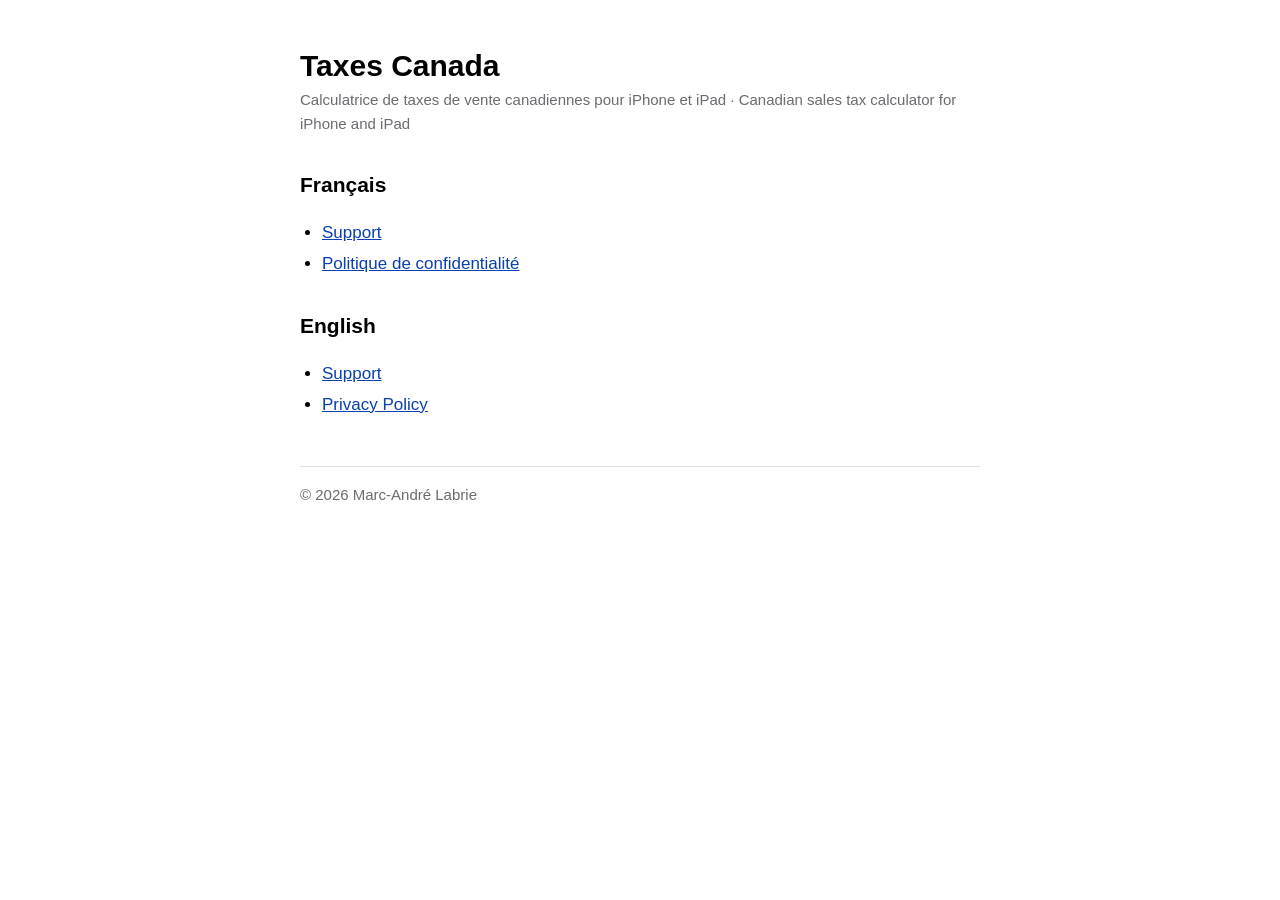
<file: index.html>
<!DOCTYPE html>
<html lang="fr">
<head>
  <meta charset="utf-8">
  <meta name="viewport" content="width=device-width, initial-scale=1">
  <title>Taxes Canada</title>
  <link rel="stylesheet" href="style.css">
</head>
<body>
<main>
  <h1>Taxes Canada</h1>
  <p class="updated">Calculatrice de taxes de vente canadiennes pour iPhone et iPad ·
  <span lang="en">Canadian sales tax calculator for iPhone and iPad</span></p>

  <h2>Français</h2>
  <ul>
    <li><a href="support-fr.html">Support</a></li>
    <li><a href="privacy-fr.html">Politique de confidentialité</a></li>
  </ul>

  <h2 lang="en">English</h2>
  <ul lang="en">
    <li><a href="support-en.html">Support</a></li>
    <li><a href="privacy-en.html">Privacy Policy</a></li>
  </ul>

  <footer>© 2026 Marc-André Labrie</footer>
</main>
</body>
</html>
</file>
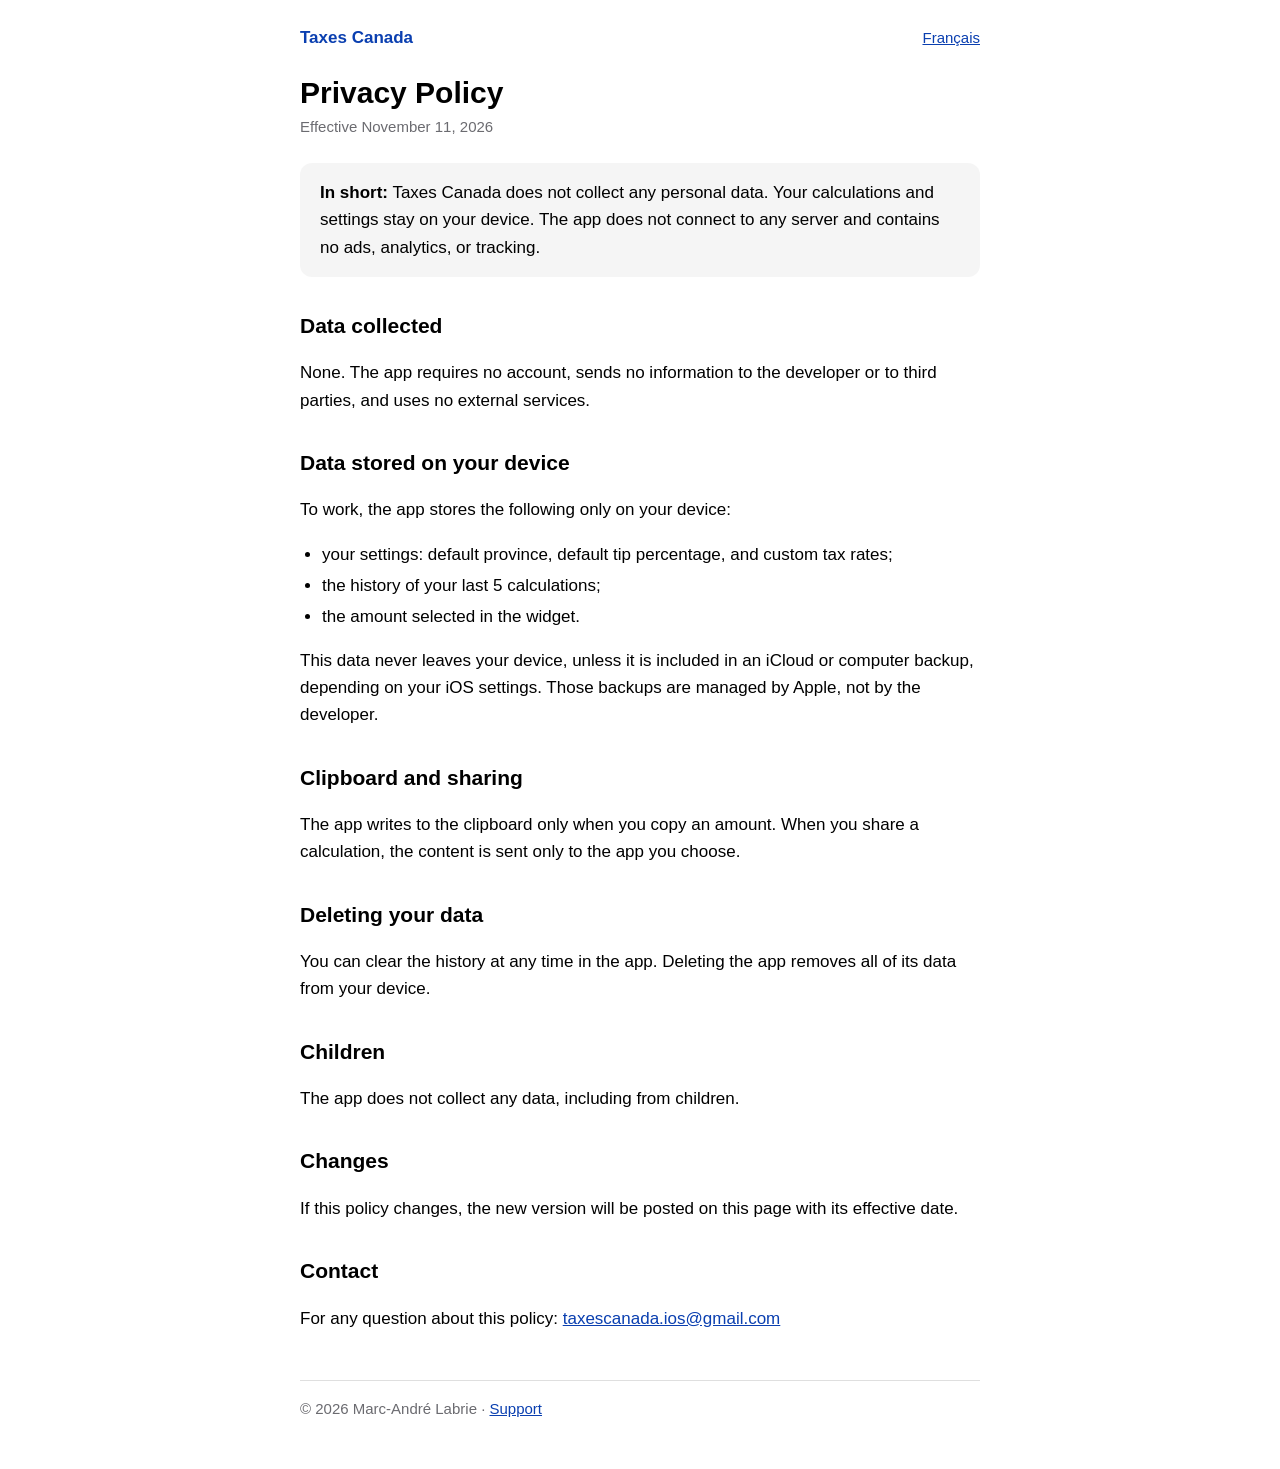
<file: privacy-en.html>
<!DOCTYPE html>
<html lang="en">
<head>
  <meta charset="utf-8">
  <meta name="viewport" content="width=device-width, initial-scale=1">
  <title>Privacy Policy — Taxes Canada</title>
  <link rel="stylesheet" href="style.css">
</head>
<body>
<main>
  <header>
    <a class="brand" href="index.html">Taxes Canada</a>
    <a class="lang" href="privacy-fr.html" hreflang="fr" lang="fr">Français</a>
  </header>

  <h1>Privacy Policy</h1>
  <p class="updated">Effective November 11, 2026</p>

  <div class="summary">
    <strong>In short:</strong> Taxes Canada does not collect any personal data.
    Your calculations and settings stay on your device. The app does not connect to any
    server and contains no ads, analytics, or tracking.
  </div>

  <h2>Data collected</h2>
  <p>None. The app requires no account, sends no information to the developer or to
  third parties, and uses no external services.</p>

  <h2>Data stored on your device</h2>
  <p>To work, the app stores the following only on your device:</p>
  <ul>
    <li>your settings: default province, default tip percentage, and custom tax rates;</li>
    <li>the history of your last 5 calculations;</li>
    <li>the amount selected in the widget.</li>
  </ul>
  <p>This data never leaves your device, unless it is included in an iCloud or computer
  backup, depending on your iOS settings. Those backups are managed by Apple, not by the developer.</p>

  <h2>Clipboard and sharing</h2>
  <p>The app writes to the clipboard only when you copy an amount. When you share a
  calculation, the content is sent only to the app you choose.</p>

  <h2>Deleting your data</h2>
  <p>You can clear the history at any time in the app. Deleting the app removes all of
  its data from your device.</p>

  <h2>Children</h2>
  <p>The app does not collect any data, including from children.</p>

  <h2>Changes</h2>
  <p>If this policy changes, the new version will be posted on this page with its effective date.</p>

  <h2>Contact</h2>
  <p>For any question about this policy:
  <a href="mailto:taxescanada.ios@gmail.com">taxescanada.ios@gmail.com</a></p>

  <footer>
    © 2026 Marc-André Labrie · <a href="support-en.html">Support</a>
  </footer>
</main>
</body>
</html>
</file>
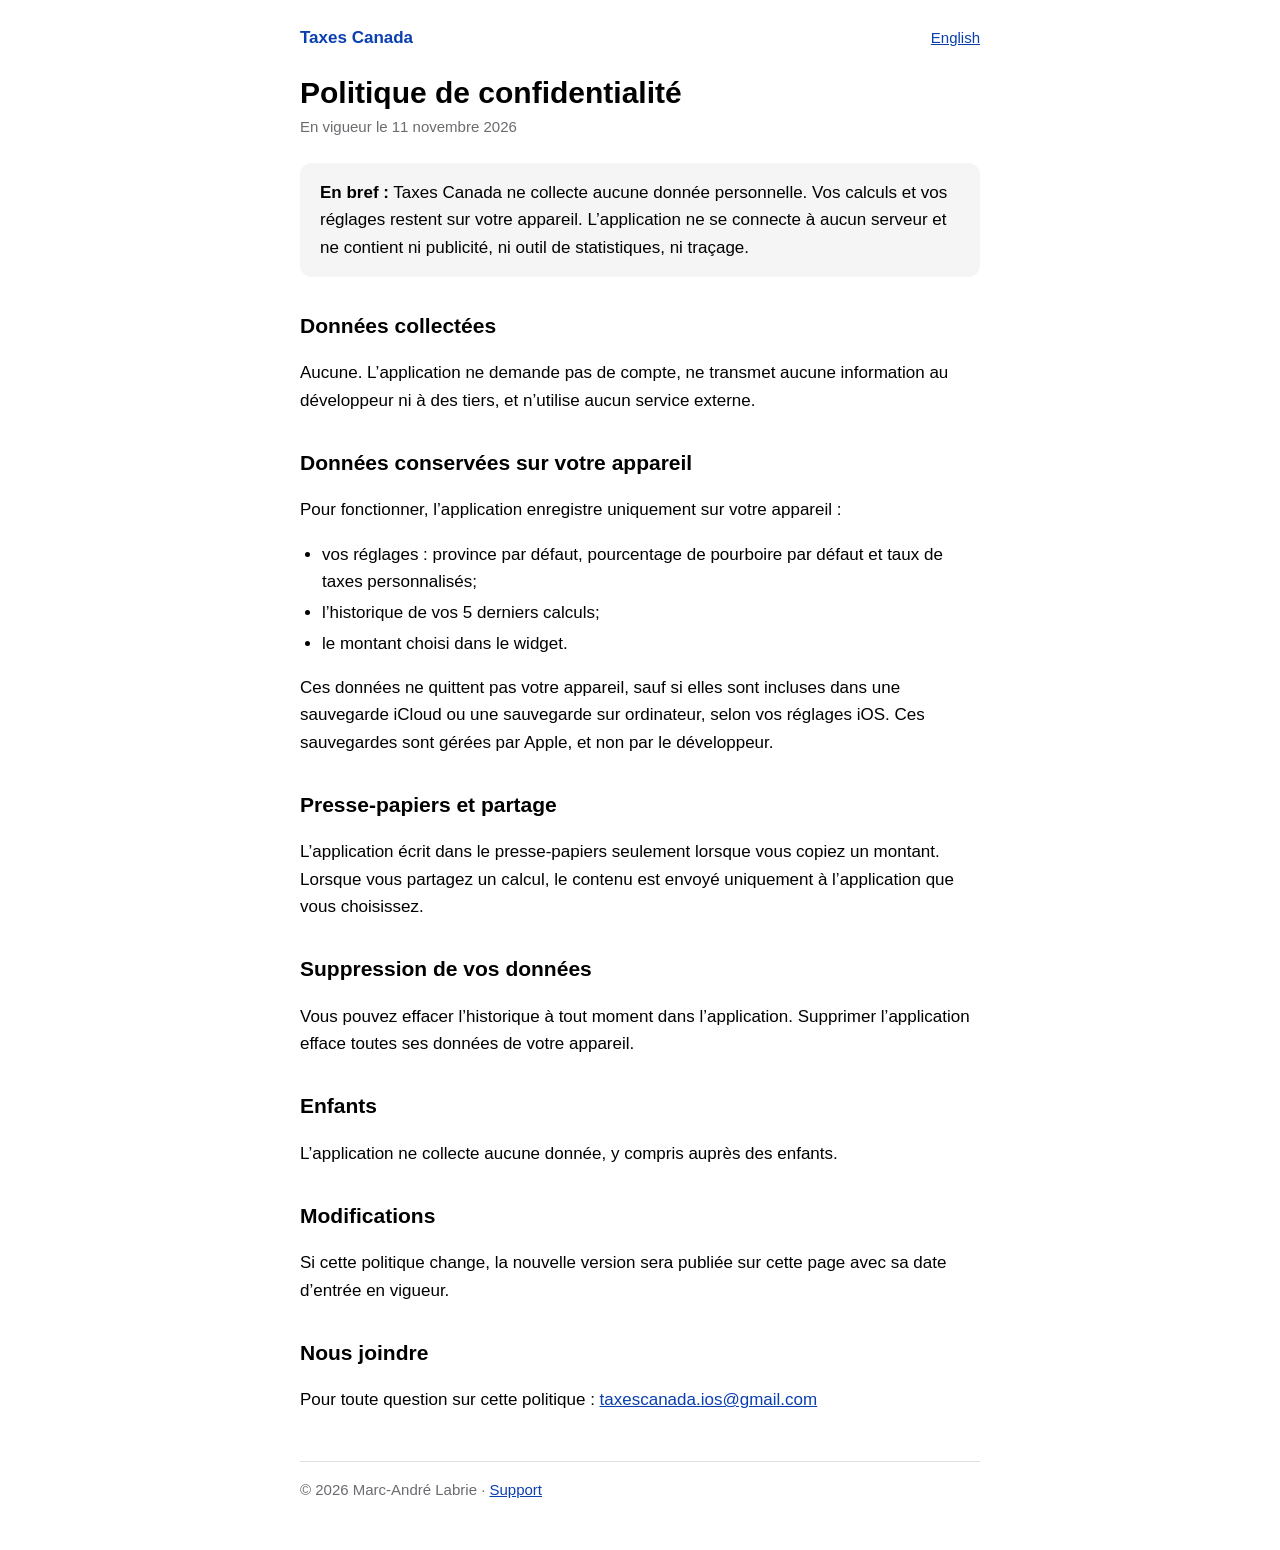
<file: privacy-fr.html>
<!DOCTYPE html>
<html lang="fr">
<head>
  <meta charset="utf-8">
  <meta name="viewport" content="width=device-width, initial-scale=1">
  <title>Politique de confidentialité — Taxes Canada</title>
  <link rel="stylesheet" href="style.css">
</head>
<body>
<main>
  <header>
    <a class="brand" href="index.html">Taxes Canada</a>
    <a class="lang" href="privacy-en.html" hreflang="en" lang="en">English</a>
  </header>

  <h1>Politique de confidentialité</h1>
  <p class="updated">En vigueur le 11 novembre 2026</p>

  <div class="summary">
    <strong>En bref :</strong> Taxes Canada ne collecte aucune donnée personnelle.
    Vos calculs et vos réglages restent sur votre appareil. L’application ne se connecte
    à aucun serveur et ne contient ni publicité, ni outil de statistiques, ni traçage.
  </div>

  <h2>Données collectées</h2>
  <p>Aucune. L’application ne demande pas de compte, ne transmet aucune information
  au développeur ni à des tiers, et n’utilise aucun service externe.</p>

  <h2>Données conservées sur votre appareil</h2>
  <p>Pour fonctionner, l’application enregistre uniquement sur votre appareil :</p>
  <ul>
    <li>vos réglages : province par défaut, pourcentage de pourboire par défaut et taux de taxes personnalisés;</li>
    <li>l’historique de vos 5 derniers calculs;</li>
    <li>le montant choisi dans le widget.</li>
  </ul>
  <p>Ces données ne quittent pas votre appareil, sauf si elles sont incluses dans une
  sauvegarde iCloud ou une sauvegarde sur ordinateur, selon vos réglages iOS.
  Ces sauvegardes sont gérées par Apple, et non par le développeur.</p>

  <h2>Presse-papiers et partage</h2>
  <p>L’application écrit dans le presse-papiers seulement lorsque vous copiez un montant.
  Lorsque vous partagez un calcul, le contenu est envoyé uniquement à l’application que vous choisissez.</p>

  <h2>Suppression de vos données</h2>
  <p>Vous pouvez effacer l’historique à tout moment dans l’application. Supprimer
  l’application efface toutes ses données de votre appareil.</p>

  <h2>Enfants</h2>
  <p>L’application ne collecte aucune donnée, y compris auprès des enfants.</p>

  <h2>Modifications</h2>
  <p>Si cette politique change, la nouvelle version sera publiée sur cette page avec sa date d’entrée en vigueur.</p>

  <h2>Nous joindre</h2>
  <p>Pour toute question sur cette politique :
  <a href="mailto:taxescanada.ios@gmail.com">taxescanada.ios@gmail.com</a></p>

  <footer>
    © 2026 Marc-André Labrie · <a href="support-fr.html">Support</a>
  </footer>
</main>
</body>
</html>
</file>
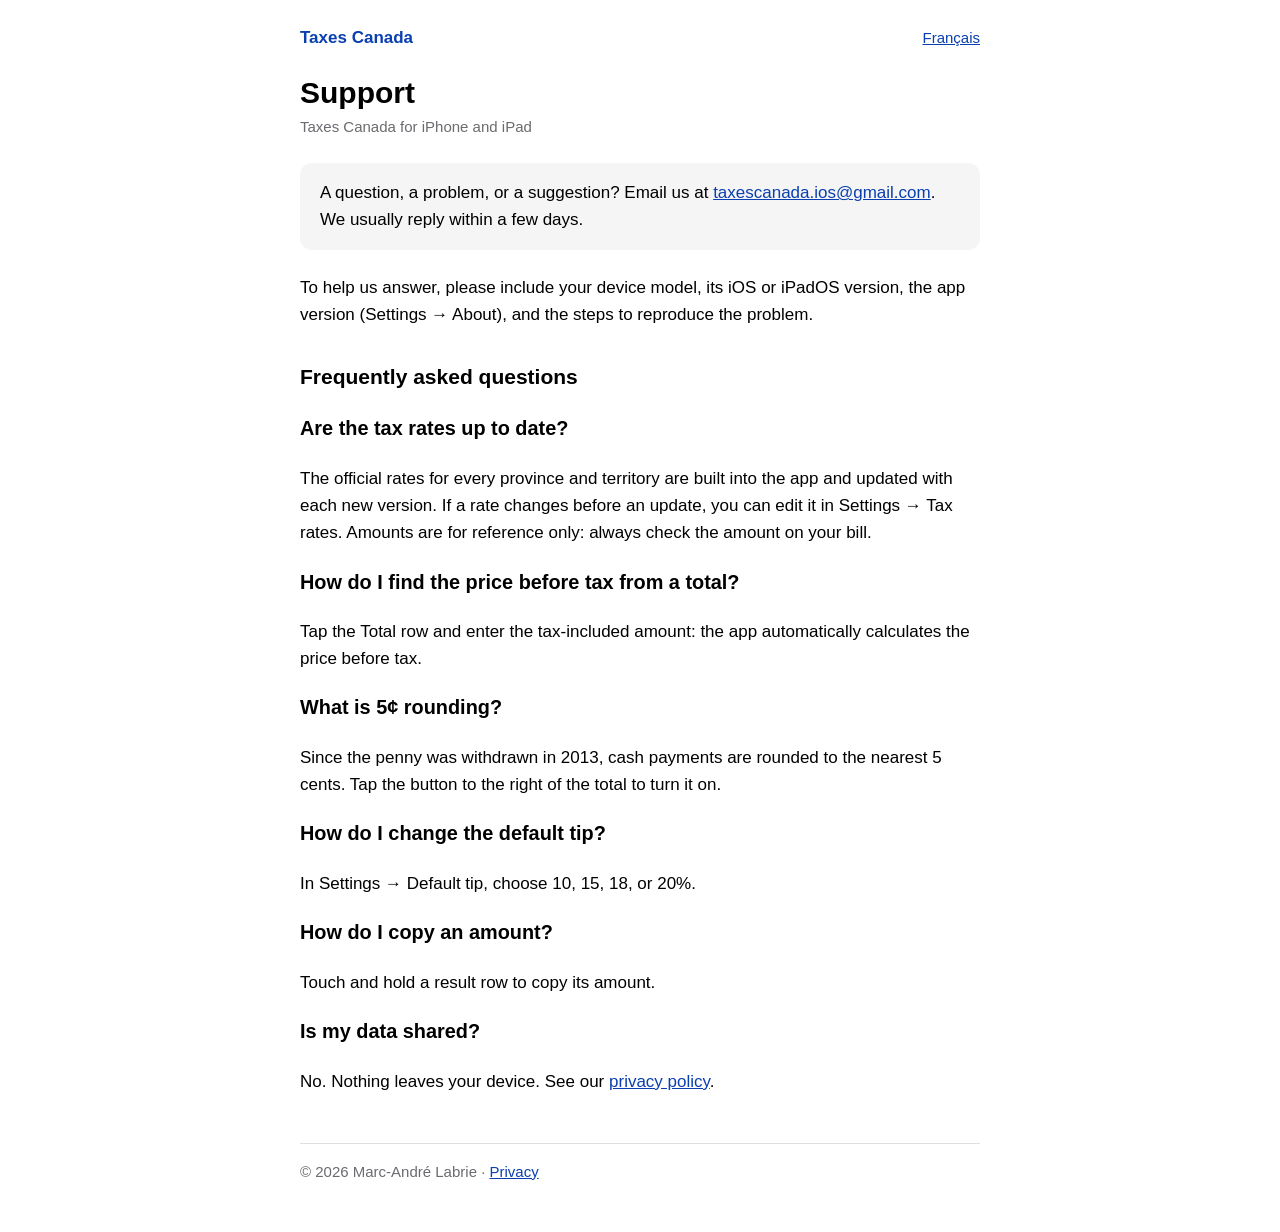
<file: support-en.html>
<!DOCTYPE html>
<html lang="en">
<head>
  <meta charset="utf-8">
  <meta name="viewport" content="width=device-width, initial-scale=1">
  <title>Support — Taxes Canada</title>
  <link rel="stylesheet" href="style.css">
</head>
<body>
<main>
  <header>
    <a class="brand" href="index.html">Taxes Canada</a>
    <a class="lang" href="support-fr.html" hreflang="fr" lang="fr">Français</a>
  </header>

  <h1>Support</h1>
  <p class="updated">Taxes Canada for iPhone and iPad</p>

  <div class="summary">
    A question, a problem, or a suggestion? Email us at
    <a href="mailto:taxescanada.ios@gmail.com?subject=Taxes%20Canada%20-%20Support">taxescanada.ios@gmail.com</a>.
    We usually reply within a few days.
  </div>

  <p>To help us answer, please include your device model, its iOS or iPadOS version,
  the app version (Settings → About), and the steps to reproduce the problem.</p>

  <h2>Frequently asked questions</h2>

  <h3>Are the tax rates up to date?</h3>
  <p>The official rates for every province and territory are built into the app and
  updated with each new version. If a rate changes before an update, you can edit it in
  Settings → Tax rates. Amounts are for reference only: always check the amount on your bill.</p>

  <h3>How do I find the price before tax from a total?</h3>
  <p>Tap the Total row and enter the tax-included amount: the app automatically
  calculates the price before tax.</p>

  <h3>What is 5¢ rounding?</h3>
  <p>Since the penny was withdrawn in 2013, cash payments are rounded to the nearest
  5 cents. Tap the button to the right of the total to turn it on.</p>

  <h3>How do I change the default tip?</h3>
  <p>In Settings → Default tip, choose 10, 15, 18, or 20%.</p>

  <h3>How do I copy an amount?</h3>
  <p>Touch and hold a result row to copy its amount.</p>

  <h3>Is my data shared?</h3>
  <p>No. Nothing leaves your device. See our <a href="privacy-en.html">privacy policy</a>.</p>

  <footer>
    © 2026 Marc-André Labrie · <a href="privacy-en.html">Privacy</a>
  </footer>
</main>
</body>
</html>
</file>
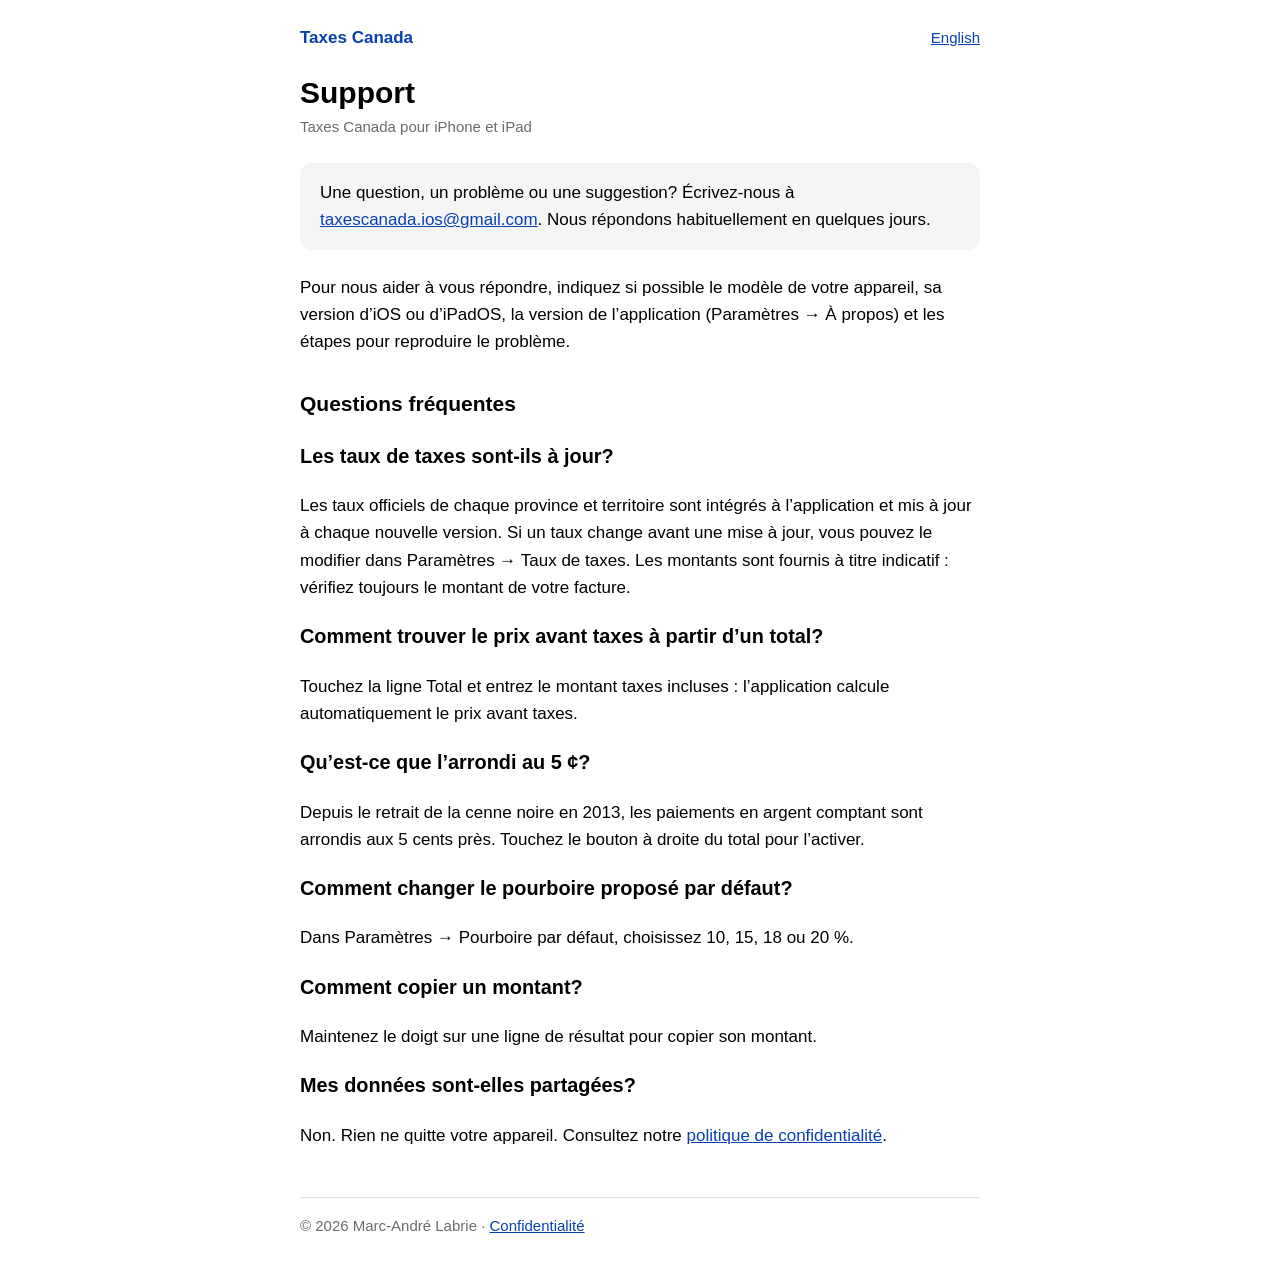
<file: support-fr.html>
<!DOCTYPE html>
<html lang="fr">
<head>
  <meta charset="utf-8">
  <meta name="viewport" content="width=device-width, initial-scale=1">
  <title>Support — Taxes Canada</title>
  <link rel="stylesheet" href="style.css">
</head>
<body>
<main>
  <header>
    <a class="brand" href="index.html">Taxes Canada</a>
    <a class="lang" href="support-en.html" hreflang="en" lang="en">English</a>
  </header>

  <h1>Support</h1>
  <p class="updated">Taxes Canada pour iPhone et iPad</p>

  <div class="summary">
    Une question, un problème ou une suggestion? Écrivez-nous à
    <a href="mailto:taxescanada.ios@gmail.com?subject=Taxes%20Canada%20-%20Support">taxescanada.ios@gmail.com</a>.
    Nous répondons habituellement en quelques jours.
  </div>

  <p>Pour nous aider à vous répondre, indiquez si possible le modèle de votre appareil,
  sa version d’iOS ou d’iPadOS, la version de l’application (Paramètres → À propos)
  et les étapes pour reproduire le problème.</p>

  <h2>Questions fréquentes</h2>

  <h3>Les taux de taxes sont-ils à jour?</h3>
  <p>Les taux officiels de chaque province et territoire sont intégrés à l’application
  et mis à jour à chaque nouvelle version. Si un taux change avant une mise à jour,
  vous pouvez le modifier dans Paramètres → Taux de taxes. Les montants sont fournis
  à titre indicatif : vérifiez toujours le montant de votre facture.</p>

  <h3>Comment trouver le prix avant taxes à partir d’un total?</h3>
  <p>Touchez la ligne Total et entrez le montant taxes incluses : l’application
  calcule automatiquement le prix avant taxes.</p>

  <h3>Qu’est-ce que l’arrondi au 5 ¢?</h3>
  <p>Depuis le retrait de la cenne noire en 2013, les paiements en argent comptant
  sont arrondis aux 5 cents près. Touchez le bouton à droite du total pour l’activer.</p>

  <h3>Comment changer le pourboire proposé par défaut?</h3>
  <p>Dans Paramètres → Pourboire par défaut, choisissez 10, 15, 18 ou 20 %.</p>

  <h3>Comment copier un montant?</h3>
  <p>Maintenez le doigt sur une ligne de résultat pour copier son montant.</p>

  <h3>Mes données sont-elles partagées?</h3>
  <p>Non. Rien ne quitte votre appareil. Consultez notre
  <a href="privacy-fr.html">politique de confidentialité</a>.</p>

  <footer>
    © 2026 Marc-André Labrie · <a href="privacy-fr.html">Confidentialité</a>
  </footer>
</main>
</body>
</html>
</file>
<file: style.css>
:root {
  color-scheme: light dark;
  --accent: #0a3fb0;
  --muted: #6b6b70;
  --card: rgba(127, 127, 127, 0.08);
}

@media (prefers-color-scheme: dark) {
  :root { --accent: #6b9bff; --muted: #a1a1a6; }
}

* { box-sizing: border-box; }

body {
  margin: 0;
  font-family: -apple-system, BlinkMacSystemFont, "Segoe UI", Roboto, Helvetica, Arial, sans-serif;
  line-height: 1.6;
  font-size: 17px;
}

main {
  max-width: 720px;
  margin: 0 auto;
  padding: 24px 20px 48px;
}

header {
  display: flex;
  align-items: center;
  justify-content: space-between;
  gap: 12px;
  margin-bottom: 8px;
}

.brand { font-weight: 600; color: var(--accent); text-decoration: none; }
.lang { font-size: 15px; }

h1 { font-size: 30px; line-height: 1.2; margin: 24px 0 4px; }
h2 { font-size: 21px; margin: 32px 0 8px; }

.updated { color: var(--muted); font-size: 15px; margin-top: 0; }

.summary {
  background: var(--card);
  border-radius: 12px;
  padding: 16px 20px;
  margin: 24px 0;
}

a { color: var(--accent); }

ul { padding-left: 22px; }
li { margin: 4px 0; }

footer {
  margin-top: 48px;
  padding-top: 16px;
  border-top: 1px solid rgba(127, 127, 127, 0.25);
  color: var(--muted);
  font-size: 15px;
}
</file>
